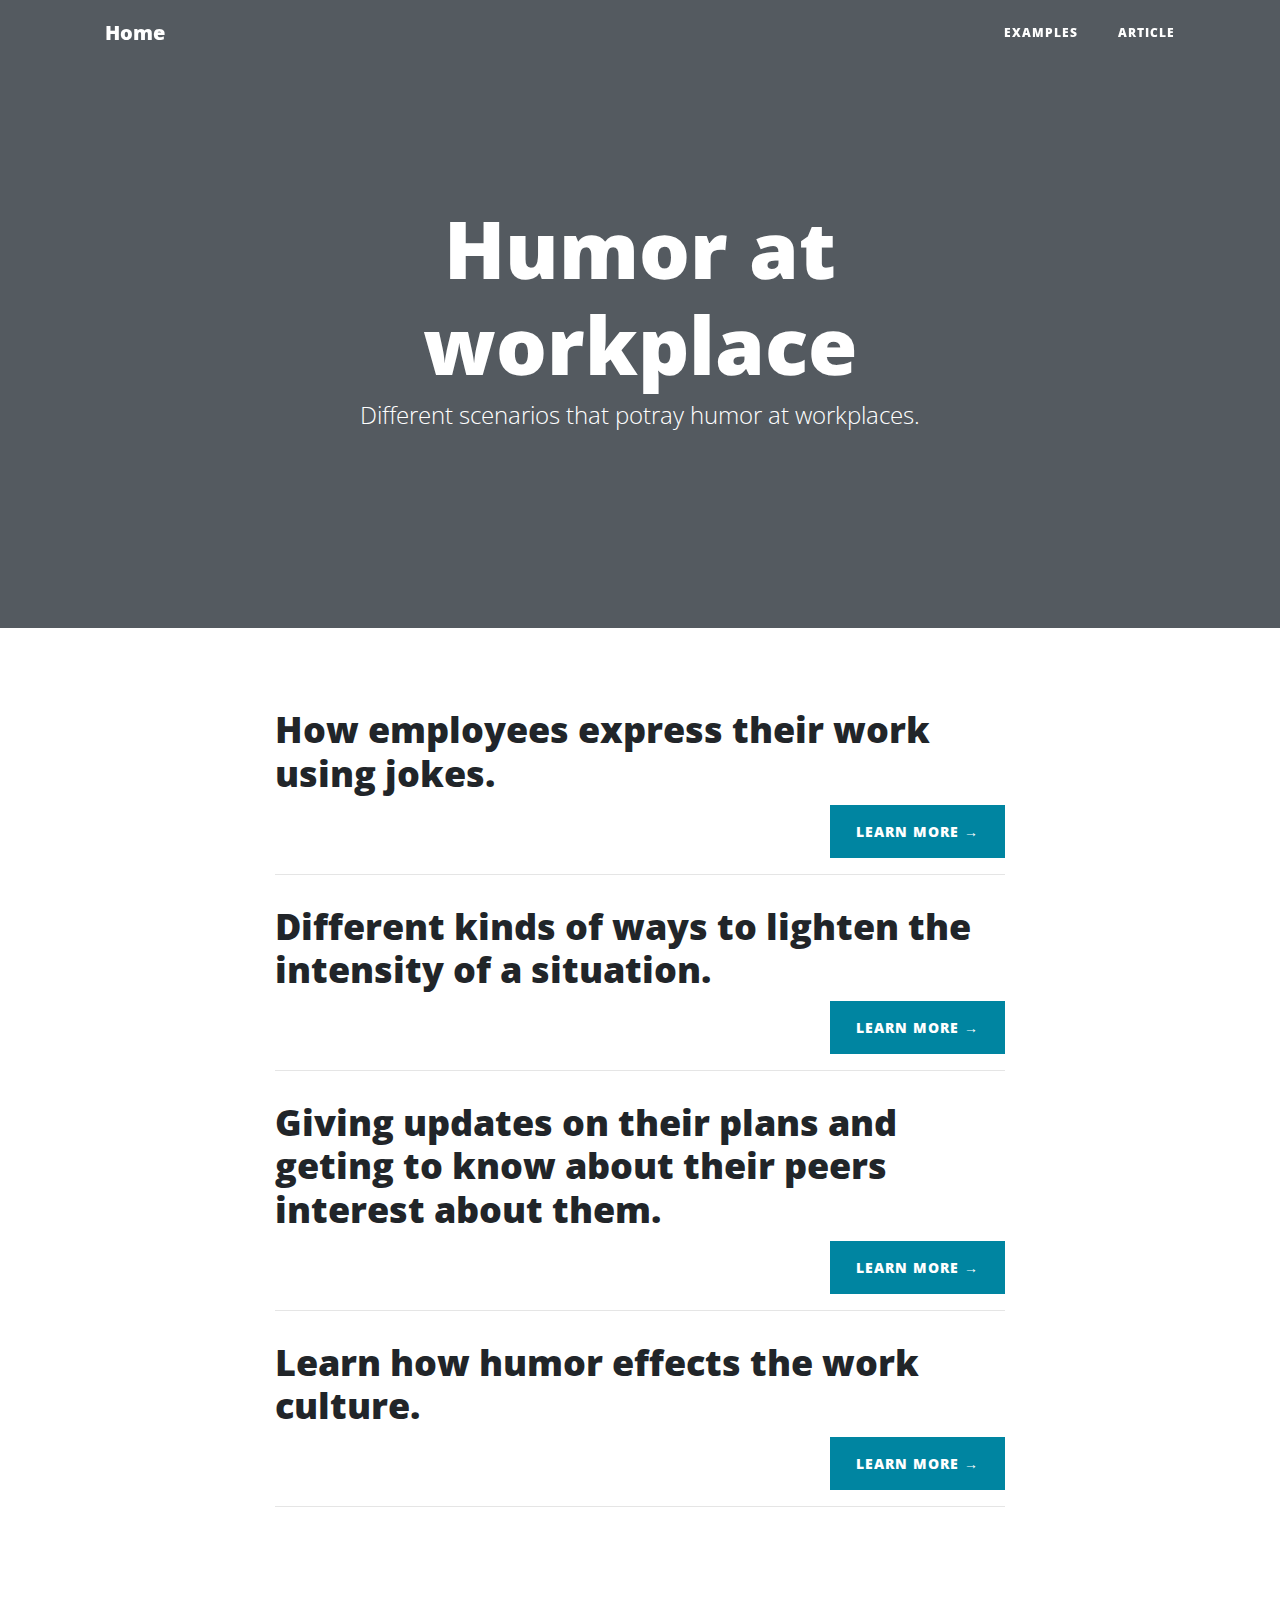
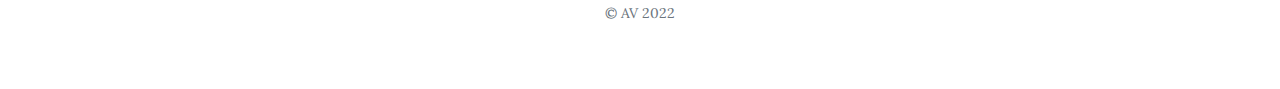
<file: index.html>
<!DOCTYPE html>
<html lang="en">
    <head>
        <meta charset="utf-8" />
        <meta name="viewport" content="width=device-width, initial-scale=1, shrink-to-fit=no" />
        <meta name="description" content="" />
        <meta name="author" content="" />
        <title>Humor at workplace</title>

		<!-- Bootstrap core CSS -->
		<link href="vendor/bootstrap/css/bootstrap.min.css" rel="stylesheet">

		<!-- Custom fonts for this template -->
		<link href="vendor/fontawesome-free/css/all.min.css" rel="stylesheet" type="text/css">
		<link href='https://fonts.googleapis.com/css?family=Lora:400,700,400italic,700italic' rel='stylesheet' type='text/css'>
		<link href='https://fonts.googleapis.com/css?family=Open+Sans:300italic,400italic,600italic,700italic,800italic,400,300,600,700,800' rel='stylesheet' type='text/css'>

		<!-- Custom styles for this template -->
		<link href="css/clean-blog.min.css" rel="stylesheet">
    </head>
  <body>
    <!-- Navigation-->
    <nav class="navbar navbar-expand-lg navbar-light fixed-top" id="mainNav">
      <div class="container">
  <a class="navbar-brand" href="index.html">Home</a>
  <button class="navbar-toggler navbar-toggler-right" type="button" data-toggle="collapse" data-target="#navbarResponsive" aria-controls="navbarResponsive" aria-expanded="false" aria-label="Toggle navigation">
    Menu
    <i class="fas fa-bars"></i>
  </button>
  <div class="collapse navbar-collapse" id="navbarResponsive">
    <ul class="navbar-nav ml-auto">
      <li class="nav-item">
        <a class="nav-link" href="#examples">Examples</a>
      </li>
      <li class="nav-item">
        <a class="nav-link" href="#post">Article</a>
      </li>
    </ul>
  </div>
</div>
</nav>

    <header class="masthead" style="background-image: url('https://images.unsplash.com/photo-1470092306007-055b6797ca72?ixlib=rb-1.2.1&auto=format&fit=crop&w=668&q=80')">
      <div class="overlay"></div>
      <div class="container">
        <div class="row">
          <div class="col-lg-8 col-md-10 mx-auto">
            <div class="site-heading">
              <h1>Humor at workplace</h1>
              <span class="subheading">Different scenarios that potray humor at workplaces.</span>
            </div>
          </div>
        </div>
      </div>
    </header>

    <div class="container">
      <div class="row">
        <div class="col-lg-8 col-md-10 mx-auto">
            <div class="post-preview">
              <a href="joke.html">
                <h2 id="examples" class="post-title">
                  How employees express their work using jokes.
                </h2>
              </a>
            </div>
            <div class="clearfix">
              <a class="btn btn-primary float-right" href="joke.html">LEARN MORE &rarr;</a>
            </div>
            <hr>
            <div class="post-preview">
              <a href="meme.html">
                <h2 class="post-title">
                  Different kinds of ways to lighten the intensity of a situation.
                </h2>
              </a>
            </div>
            <div class="clearfix">
              <a class="btn btn-primary float-right" href="meme.html">LEARN MORE &rarr;</a>
            </div>
            <hr>
            <div class="post-preview">
              <a href="anonymous.html">
                <h2 class="post-title">
                  Giving updates on their plans and geting to know about their peers interest about them.
                </h2>
              </a>
            </div>
            <div class="clearfix">
              <a class="btn btn-primary float-right" href="anonymous.html">LEARN MORE &rarr;</a>
            </div>
            <hr>
            <div class="post-preview">
              <a href="post.html">
                <h2 class="post-title">
                  Learn how humor effects the work culture.
                </h2>
              </a>
            </div>
          <div id="post" class="clearfix">
            <a class="btn btn-primary float-right" href="post.html">LEARN MORE &rarr;</a>
          </div>
          <hr>
        </div>
      </div>
    </div>

    <!-- Footer -->
      <footer>
        <div class="container">
          <div class="row">
            <div class="col-lg-8 col-md-10 mx-auto">
              <p class="copyright text-muted">&copy; AV 2022</p>
            </div>
          </div>
        </div>
      </footer>

      <!-- Bootstrap core JavaScript -->
      <script src="vendor/jquery/jquery.min.js"></script>
      <script src="vendor/bootstrap/js/bootstrap.bundle.min.js"></script>

      <!-- Custom scripts for this template -->
      <script src="js/clean-blog.min.js"></script>
  </body>
</html>
</file>
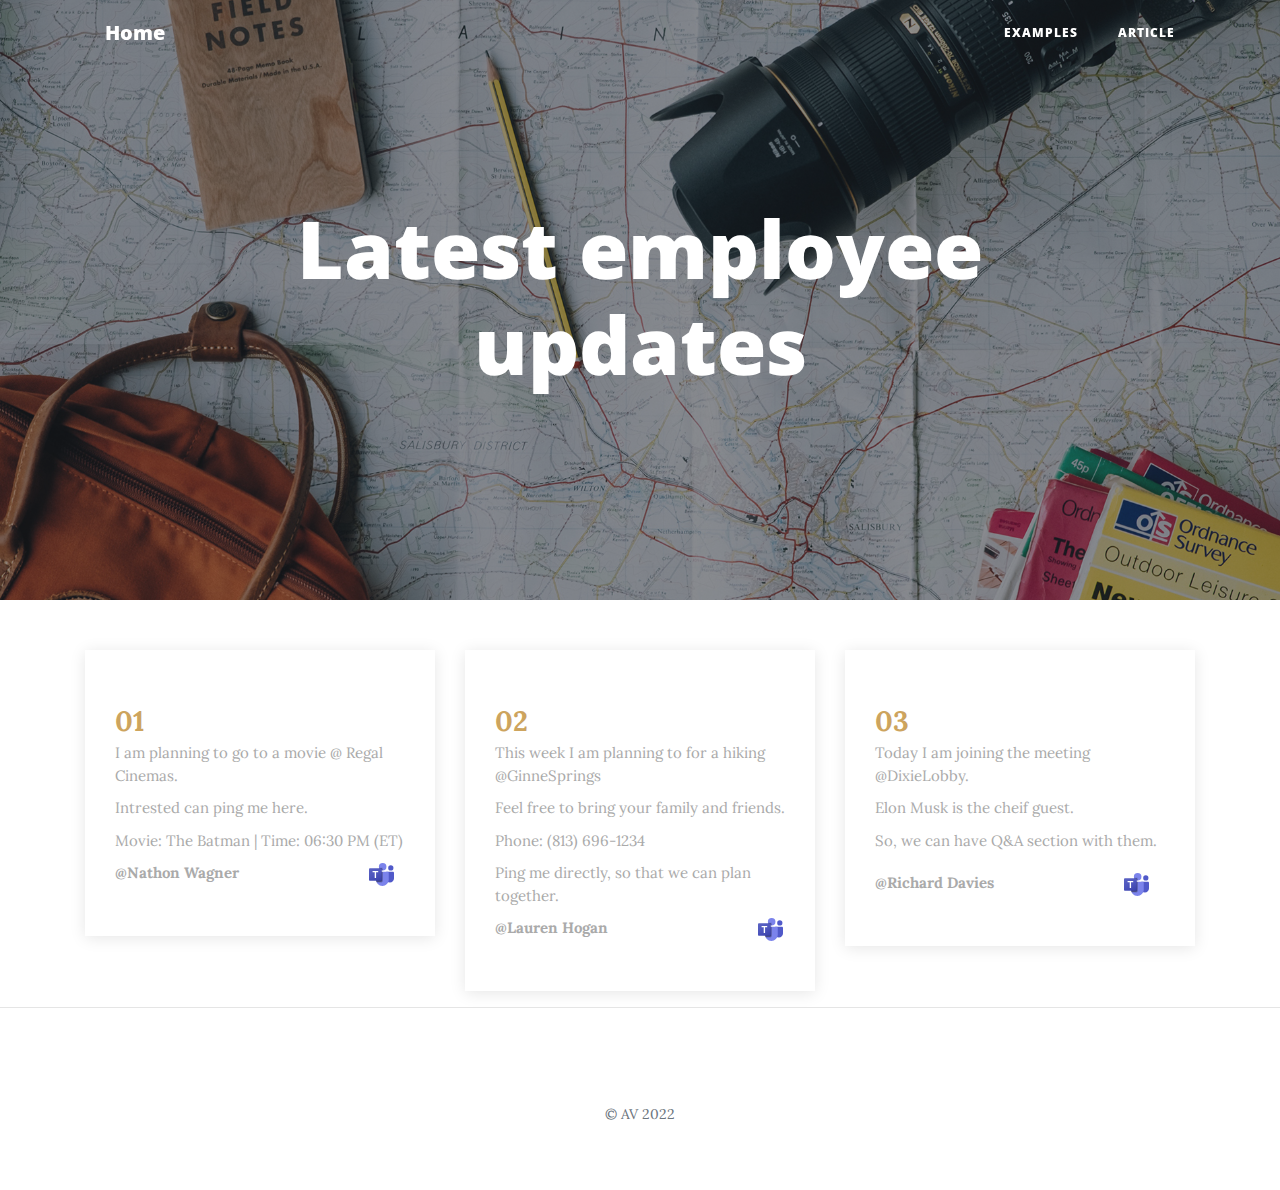
<file: anonymous.html>
<!DOCTYPE html>
<html lang="en">
    <head>
        <meta charset="utf-8" />
        <meta name="viewport" content="width=device-width, initial-scale=1, shrink-to-fit=no" />
        <meta name="description" content="" />
        <meta name="author" content="" />
        <title>Humor at workplace</title>
        <link rel="icon" type="image/x-icon" href="favicon.ico" />

    <!-- Bootstrap core CSS -->
    <link href="vendor/bootstrap/css/bootstrap.min.css" rel="stylesheet">

    <!-- Custom fonts for this template -->
    <link href="vendor/fontawesome-free/css/all.min.css" rel="stylesheet" type="text/css">
    <link href='https://fonts.googleapis.com/css?family=Lora:400,700,400italic,700italic' rel='stylesheet' type='text/css'>
    <link href='https://fonts.googleapis.com/css?family=Open+Sans:300italic,400italic,600italic,700italic,800italic,400,300,600,700,800' rel='stylesheet' type='text/css'>

    <!-- Custom styles for this template -->
    <link href="css/clean-blog.min.css" rel="stylesheet">
    <link href="css/style.css" rel="stylesheet">
    </head>
  <body>
    <!-- Navigation-->
    <nav class="navbar navbar-expand-lg navbar-light fixed-top" id="mainNav">
      <div class="container">
  <a class="navbar-brand" href="index.html">Home</a>
  <button class="navbar-toggler navbar-toggler-right" type="button" data-toggle="collapse" data-target="#navbarResponsive" aria-controls="navbarResponsive" aria-expanded="false" aria-label="Toggle navigation">
    Menu
    <i class="fas fa-bars"></i>
  </button>
  <div class="collapse navbar-collapse" id="navbarResponsive">
    <ul class="navbar-nav ml-auto">
      <li class="nav-item">
        <a class="nav-link" href="index.html#examples">Examples</a>
      </li>
      <li class="nav-item">
        <a class="nav-link" href="index.html#post">Article</a>
      </li>
    </ul>
  </div>
</div>
</nav>

<header class="masthead" style="background-image: url('img/about-bg.jpg')">
  <div class="overlay"></div>
  <div class="container">
    <div class="row">
      <div class="col-lg-8 col-md-10 mx-auto">
        <div class="page-heading">
          <h1>Latest employee updates</h1>
        </div>
      </div>
    </div>
  </div>
</header>

<!-- <div class="container">
  <div class="row">
    <div class="col-lg-8 col-md-10 mx-auto">
      <p>.
      </p>
      <div class="col-lg-4"> -->
        <section id="why-us" class="why-us">
              <div class="container" data-aos="fade-up">
                <div class="row">
                  <div class="col-lg-4">
                    <div class="box" data-aos="zoom-in" data-aos-delay="100">
                      <span>01</span>
                      <p style="padding-bottom: 10px">I am planning to go to a movie @ Regal Cinemas.</p>
                      <p style="padding-bottom: 10px">Intrested can ping me here.</p>
                      <p style="padding-bottom: 10px">Movie: The Batman | Time: 06:30 PM (ET)</p>
                      <p><strong style="padding-right: 130px">@Nathon Wagner</strong><img style="width: 25px" src="img/teams.svg" alt="teams"></p>
                    </div>
                  </div>

                  <div class="col-lg-4 mt-4 mt-lg-0">
                    <div class="box" data-aos="zoom-in" data-aos-delay="200">
                      <span>02</span>
                      <p style="padding-bottom: 10px">This week I am planning to for a hiking @GinneSprings</p>
                      <p style="padding-bottom: 10px">Feel free to bring your family and friends.</p>
                      <p style="padding-bottom: 10px">Phone: (813) 696-1234</p>
                      <p style="padding-bottom: 10px">Ping me directly, so that we can plan together.</p>
                      <p><strong style="padding-right: 150px">@Lauren Hogan</strong><img style="width: 25px" src="img/teams.svg" alt="teams"></p>
                    </div>
                  </div>

                  <div class="col-lg-4 mt-4 mt-lg-0">
                    <div class="box" data-aos="zoom-in" data-aos-delay="300">
                      <span>03</span>
                      <p style="padding-bottom: 10px">Today I am joining the meeting @DixieLobby.</p>
                      <p style="padding-bottom: 10px">Elon Musk is the cheif guest.</p>
                      <p style="padding-bottom: 20px">So, we can have Q&A section with them.</p>
                      <p><strong style="padding-right: 130px">@Richard Davies</strong><img style="width: 25px" src="img/teams.svg" alt="teams"></p>
                    </div>
                  </div>

                </div>

              </div>
            </section><!-- End Why Us Section -->
<!-- </div>
    </div>
  </div>
</div> -->

<hr>

    <!-- Footer -->
      <footer>
        <div class="container">
          <div class="row">
            <div class="col-lg-8 col-md-10 mx-auto">
              <p class="copyright text-muted">&copy; AV 2022</p>
            </div>
          </div>
        </div>
      </footer>

      <!-- Bootstrap core JavaScript -->
      <script src="vendor/jquery/jquery.min.js"></script>
      <script src="vendor/bootstrap/js/bootstrap.bundle.min.js"></script>

      <!-- Custom scripts for this template -->
      <script src="js/clean-blog.min.js"></script>
  </body>
</html>
</file>
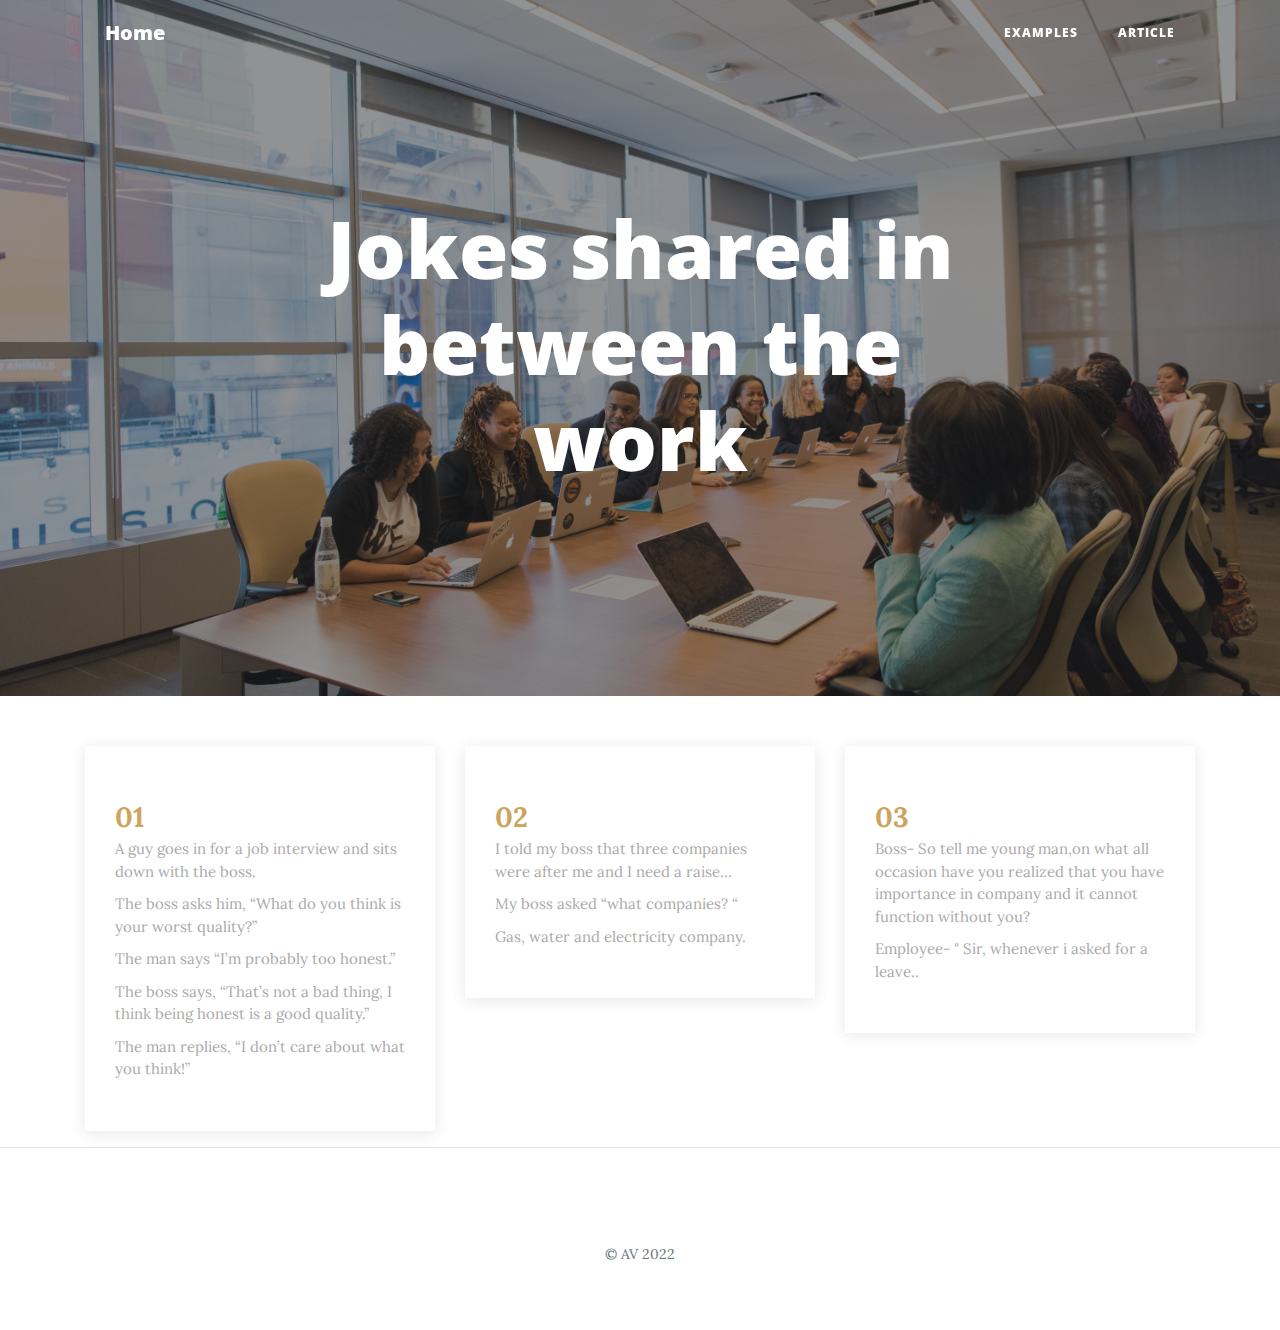
<file: joke.html>
<!DOCTYPE html>
  <html lang="en">
      <head>
          <meta charset="utf-8" />
          <meta name="viewport" content="width=device-width, initial-scale=1, shrink-to-fit=no" />
          <meta name="description" content="" />
          <meta name="author" content="" />
          <title>Humor at workplace</title>
          <link rel="icon" type="image/x-icon" href="favicon.ico" />

  		<!-- Bootstrap core CSS -->
  		<link href="vendor/bootstrap/css/bootstrap.min.css" rel="stylesheet">

  		<!-- Custom fonts for this template -->
  		<link href="vendor/fontawesome-free/css/all.min.css" rel="stylesheet" type="text/css">
  		<link href='https://fonts.googleapis.com/css?family=Lora:400,700,400italic,700italic' rel='stylesheet' type='text/css'>
  		<link href='https://fonts.googleapis.com/css?family=Open+Sans:300italic,400italic,600italic,700italic,800italic,400,300,600,700,800' rel='stylesheet' type='text/css'>

  		<!-- Custom styles for this template -->
  		<link href="css/clean-blog.min.css" rel="stylesheet">
      <link href="css/style.css" rel="stylesheet">
      </head>
    <body>
      <!-- Navigation-->
      <nav class="navbar navbar-expand-lg navbar-light fixed-top" id="mainNav">
        <div class="container">
    <a class="navbar-brand" href="index.html">Home</a>
    <button class="navbar-toggler navbar-toggler-right" type="button" data-toggle="collapse" data-target="#navbarResponsive" aria-controls="navbarResponsive" aria-expanded="false" aria-label="Toggle navigation">
      Menu
      <i class="fas fa-bars"></i>
    </button>
    <div class="collapse navbar-collapse" id="navbarResponsive">
      <ul class="navbar-nav ml-auto">
        <li class="nav-item">
          <a class="nav-link" href="index.html#examples">Examples</a>
        </li>
        <li class="nav-item">
          <a class="nav-link" href="index.html#post">Article</a>
        </li>
      </ul>
    </div>
  </div>
  </nav>

  <header class="masthead" style="background-image: url('img/joke.jpg')">
    <div class="overlay"></div>
    <div class="container">
      <div class="row">
        <div class="col-lg-8 col-md-10 mx-auto">
          <div class="page-heading">
            <h1>Jokes shared in between the work</h1>
          </div>
        </div>
      </div>
    </div>
  </header>

  <!-- <div class="container">
    <div class="row">
      <div class="col-lg-8 col-md-10 mx-auto">
        <p>.
        </p>
        <div class="col-lg-4"> -->
          <section id="why-us" class="why-us">
                <div class="container" data-aos="fade-up">
                  <div class="row">
                    <div class="col-lg-4">
                      <div class="box" data-aos="zoom-in" data-aos-delay="100">
                        <span>01</span>
                        <p style="padding-bottom: 10px">A guy goes in for a job interview and sits down with the boss.</p>
                        <p style="padding-bottom: 10px">The boss asks him, “What do you think is your worst quality?”</p>
                        <p style="padding-bottom: 10px">The man says “I’m probably too honest.”</p>
                        <p style="padding-bottom: 10px">The boss says, “That’s not a bad thing, I think being honest is a good quality.”</p>
                        <p>The man replies, “I don’t care about what you think!”</p>
                      </div>
                    </div>

                    <div class="col-lg-4 mt-4 mt-lg-0">
                      <div class="box" data-aos="zoom-in" data-aos-delay="200">
                        <span>02</span>
                        <p style="padding-bottom: 10px">I told my boss that three companies were after me and I need a raise…</p>
                        <p style="padding-bottom: 10px">My boss asked “what companies? “</p>
                        <p>Gas, water and electricity company.</p>
                      </div>
                    </div>

                    <div class="col-lg-4 mt-4 mt-lg-0">
                      <div class="box" data-aos="zoom-in" data-aos-delay="300">
                        <span>03</span>
                        <p style="padding-bottom: 10px">Boss- So tell me young man,on what all occasion have you realized that you have importance in company and it cannot function without you?</p>
                        <p>Employee- " Sir, whenever i asked for a leave..</p>
                      </div>
                    </div>

                  </div>

                </div>
              </section><!-- End Why Us Section -->
<!-- </div>
      </div>
    </div>
  </div> -->

  <hr>

      <!-- Footer -->
        <footer>
          <div class="container">
            <div class="row">
              <div class="col-lg-8 col-md-10 mx-auto">
                <p class="copyright text-muted">&copy; AV 2022</p>
              </div>
            </div>
          </div>
        </footer>

        <!-- Bootstrap core JavaScript -->
        <script src="vendor/jquery/jquery.min.js"></script>
        <script src="vendor/bootstrap/js/bootstrap.bundle.min.js"></script>

        <!-- Custom scripts for this template -->
        <script src="js/clean-blog.min.js"></script>
    </body>
  </html>
</file>
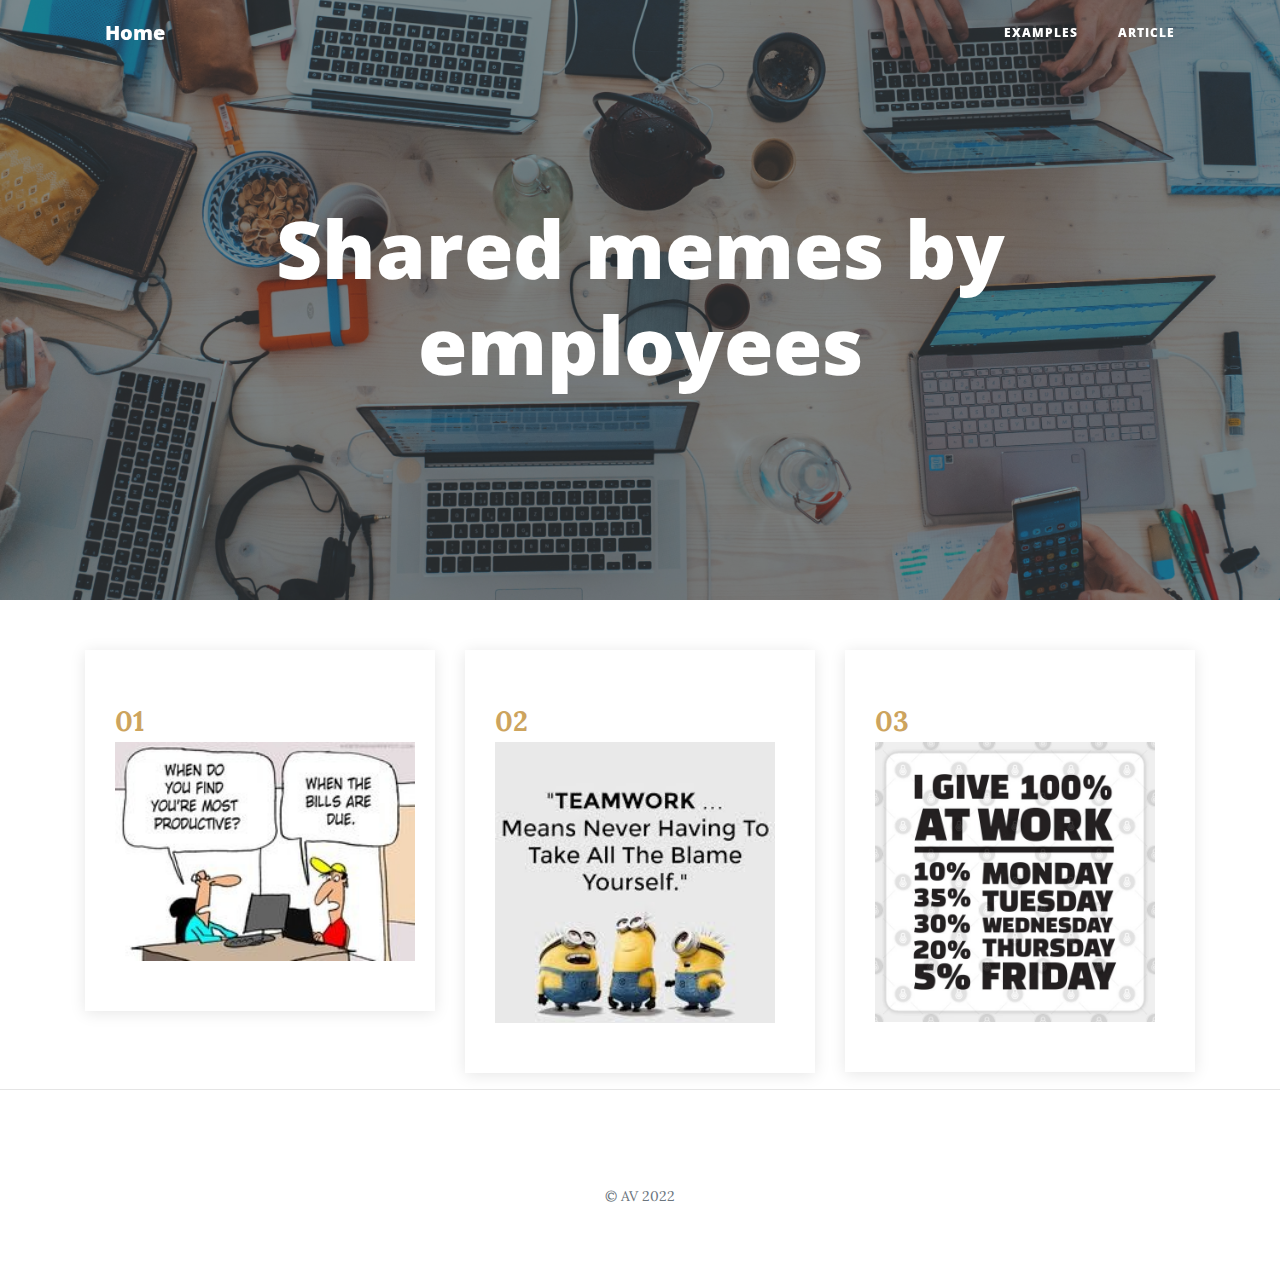
<file: meme.html>
<!DOCTYPE html>
  <html lang="en">
      <head>
          <meta charset="utf-8" />
          <meta name="viewport" content="width=device-width, initial-scale=1, shrink-to-fit=no" />
          <meta name="description" content="" />
          <meta name="author" content="" />
          <title>Humor at workplace</title>
          <link rel="icon" type="image/x-icon" href="favicon.ico" />

  		<!-- Bootstrap core CSS -->
  		<link href="vendor/bootstrap/css/bootstrap.min.css" rel="stylesheet">

  		<!-- Custom fonts for this template -->
  		<link href="vendor/fontawesome-free/css/all.min.css" rel="stylesheet" type="text/css">
  		<link href='https://fonts.googleapis.com/css?family=Lora:400,700,400italic,700italic' rel='stylesheet' type='text/css'>
  		<link href='https://fonts.googleapis.com/css?family=Open+Sans:300italic,400italic,600italic,700italic,800italic,400,300,600,700,800' rel='stylesheet' type='text/css'>

  		<!-- Custom styles for this template -->
  		<link href="css/clean-blog.min.css" rel="stylesheet">
      <link href="css/style.css" rel="stylesheet">
      </head>
    <body>
      <!-- Navigation-->
      <nav class="navbar navbar-expand-lg navbar-light fixed-top" id="mainNav">
        <div class="container">
    <a class="navbar-brand" href="index.html">Home</a>
    <button class="navbar-toggler navbar-toggler-right" type="button" data-toggle="collapse" data-target="#navbarResponsive" aria-controls="navbarResponsive" aria-expanded="false" aria-label="Toggle navigation">
      Menu
      <i class="fas fa-bars"></i>
    </button>
    <div class="collapse navbar-collapse" id="navbarResponsive">
      <ul class="navbar-nav ml-auto">
        <li class="nav-item">
          <a class="nav-link" href="index.html#examples">Examples</a>
        </li>
        <li class="nav-item">
          <a class="nav-link" href="index.html#post">Article</a>
        </li>
      </ul>
    </div>
  </div>
  </nav>

  <header class="masthead" style="background-image: url('img/meme.jpg')">
    <div class="overlay"></div>
    <div class="container">
      <div class="row">
        <div class="col-lg-8 col-md-10 mx-auto">
          <div class="page-heading">
            <h1>Shared memes by employees</h1>
          </div>
        </div>
      </div>
    </div>
  </header>

  <!-- <div class="container">
    <div class="row">
      <div class="col-lg-8 col-md-10 mx-auto">
        <p>.
        </p>
        <div class="col-lg-4"> -->
          <section id="why-us" class="why-us">
                <div class="container" data-aos="fade-up">
                  <div class="row">
                    <div class="col-lg-4">
                      <div class="box" data-aos="zoom-in" data-aos-delay="100">
                        <span>01</span>
                        <img style="width: 300px" src="img\meme1.jpeg" alt="my-img1">
                      </div>
                    </div>

                    <div class="col-lg-4 mt-4 mt-lg-0">
                      <div class="box" data-aos="zoom-in" data-aos-delay="200">
                        <span>02</span>
                        <img style="width: 280px" src="img\meme2.jpeg" alt="my-img2">
                      </div>
                    </div>

                    <div class="col-lg-4 mt-4 mt-lg-0">
                      <div class="box" data-aos="zoom-in" data-aos-delay="300">
                        <span>03</span>
                        <img style="width: 280px" src="img\meme3.jpeg" alt="my-img3">
                      </div>
                    </div>

                  </div>

                </div>
              </section><!-- End Why Us Section -->
<!-- </div>
      </div>
    </div>
  </div> -->

  <hr>

      <!-- Footer -->
        <footer>
          <div class="container">
            <div class="row">
              <div class="col-lg-8 col-md-10 mx-auto">
                <p class="copyright text-muted">&copy; AV 2022</p>
              </div>
            </div>
          </div>
        </footer>

        <!-- Bootstrap core JavaScript -->
        <script src="vendor/jquery/jquery.min.js"></script>
        <script src="vendor/bootstrap/js/bootstrap.bundle.min.js"></script>

        <!-- Custom scripts for this template -->
        <script src="js/clean-blog.min.js"></script>
    </body>
  </html>
</file>
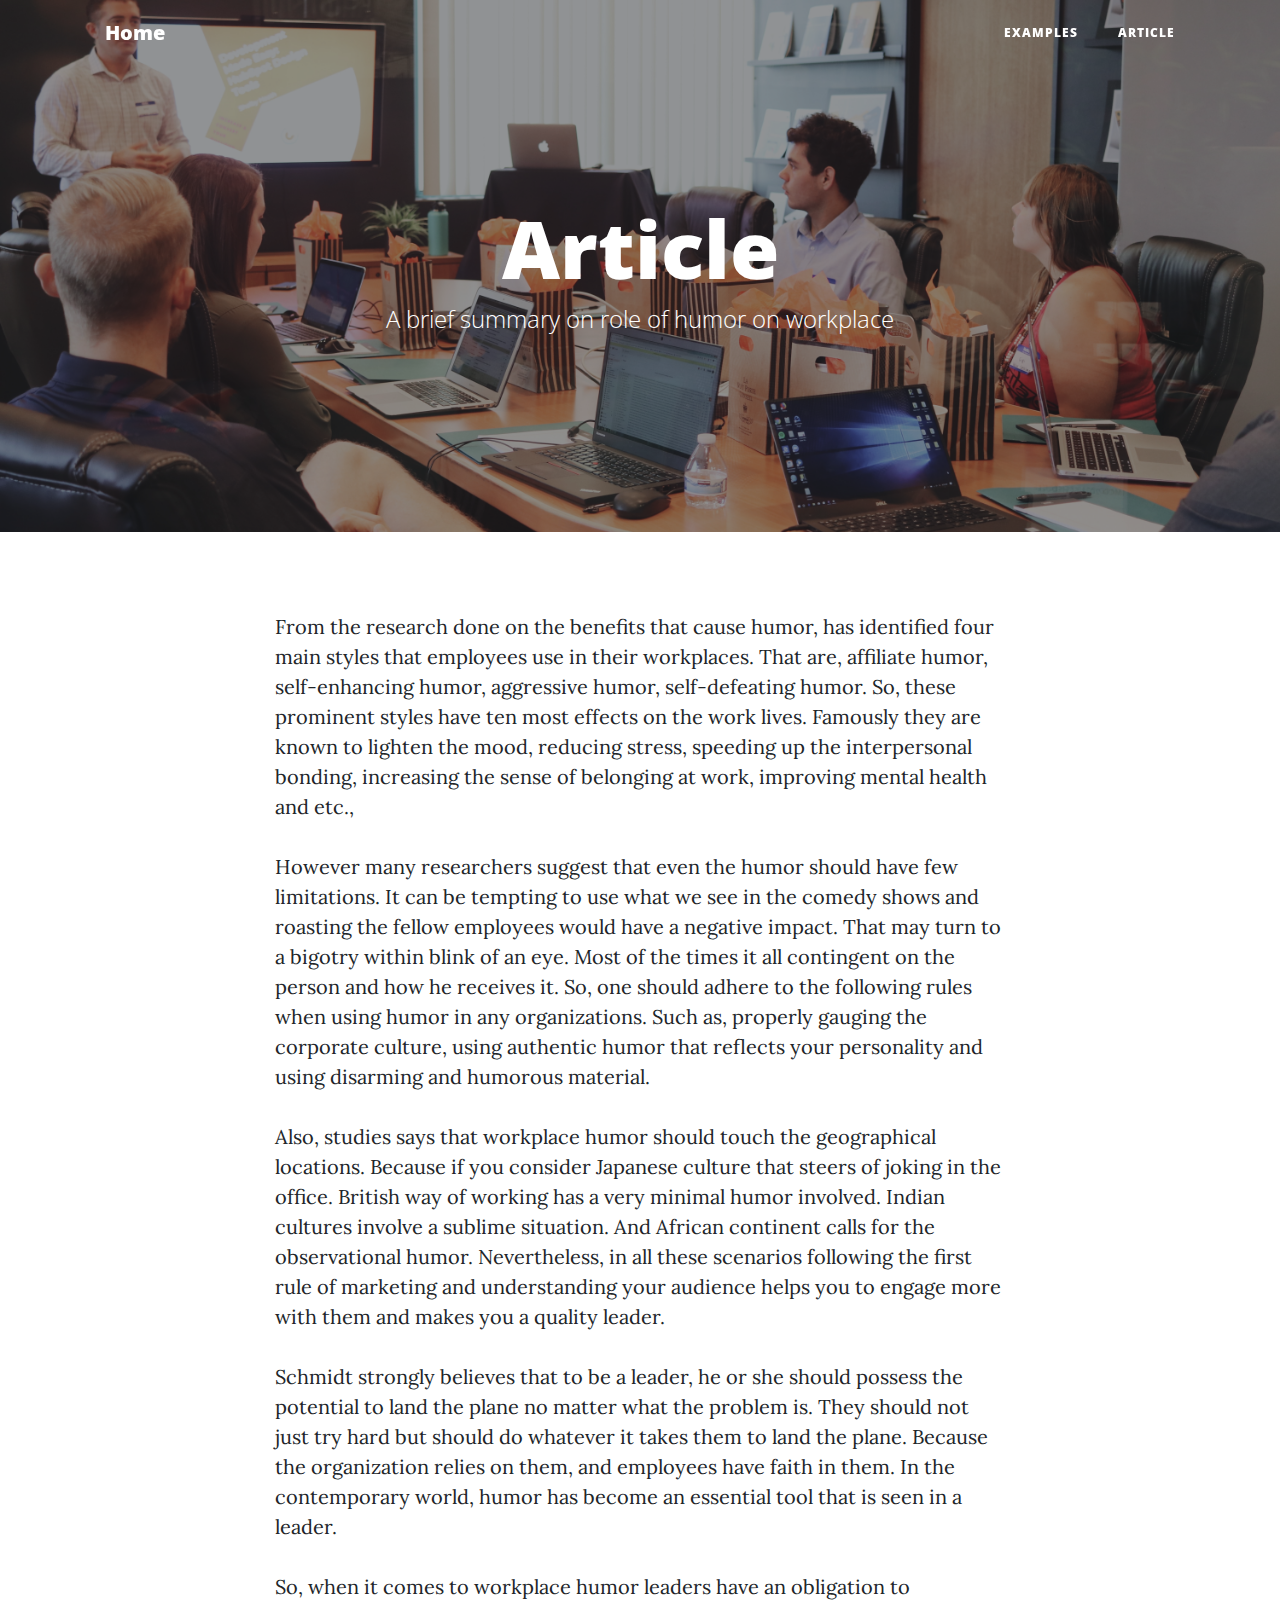
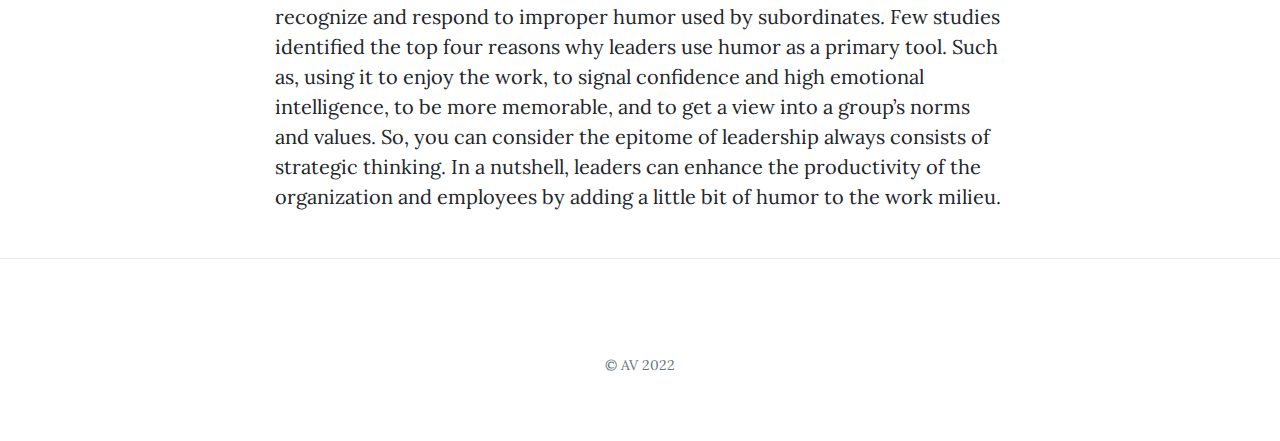
<file: post.html>
<!DOCTYPE html>
  <html lang="en">
      <head>
          <meta charset="utf-8" />
          <meta name="viewport" content="width=device-width, initial-scale=1, shrink-to-fit=no" />
          <meta name="description" content="" />
          <meta name="author" content="" />
          <title>Humor at workplace</title>
          <link rel="icon" type="image/x-icon" href="favicon.ico" />

  		<!-- Bootstrap core CSS -->
  		<link href="vendor/bootstrap/css/bootstrap.min.css" rel="stylesheet">

  		<!-- Custom fonts for this template -->
  		<link href="vendor/fontawesome-free/css/all.min.css" rel="stylesheet" type="text/css">
  		<link href='https://fonts.googleapis.com/css?family=Lora:400,700,400italic,700italic' rel='stylesheet' type='text/css'>
  		<link href='https://fonts.googleapis.com/css?family=Open+Sans:300italic,400italic,600italic,700italic,800italic,400,300,600,700,800' rel='stylesheet' type='text/css'>

  		<!-- Custom styles for this template -->
  		<link href="css/clean-blog.min.css" rel="stylesheet">
      </head>
    <body>
      <!-- Navigation-->
      <nav class="navbar navbar-expand-lg navbar-light fixed-top" id="mainNav">
        <div class="container">
    <a class="navbar-brand" href="index.html">Home</a>
    <button class="navbar-toggler navbar-toggler-right" type="button" data-toggle="collapse" data-target="#navbarResponsive" aria-controls="navbarResponsive" aria-expanded="false" aria-label="Toggle navigation">
      Menu
      <i class="fas fa-bars"></i>
    </button>
    <div class="collapse navbar-collapse" id="navbarResponsive">
      <ul class="navbar-nav ml-auto">
        <li class="nav-item">
          <a class="nav-link" href="index.html#examples">Examples</a>
        </li>
        <li class="nav-item">
          <a class="nav-link" href="index.html#post">Article</a>
        </li>
      </ul>
    </div>
  </div>
  </nav>

  <header class="masthead" style="background-image: url('img/post.jpg')">
    <div class="overlay"></div>
    <div class="container">
      <div class="row">
        <div class="col-lg-8 col-md-10 mx-auto">
          <div class="page-heading">
            <h1>Article</h1>
            <span class="subheading">A brief summary on role of humor on workplace</span>
          </div>
        </div>
      </div>
    </div>
  </header>

  <div class="container">
    <div class="row">
      <div class="col-lg-8 col-md-10 mx-auto">
        <p>
          From the research done on the benefits that cause humor, has identified four main styles that employees use in their workplaces. That are, affiliate humor, self-enhancing humor, aggressive humor, self-defeating humor. So, these prominent styles have ten most effects on the work lives. Famously they are known to lighten the mood, reducing stress, speeding up the interpersonal bonding, increasing the sense of belonging at work, improving mental health and etc.,
        </p>
        <p>
           However many researchers suggest that even the humor should have few limitations. It can be tempting to use what we see in the comedy shows and roasting the fellow employees would have a negative impact. That may turn to a bigotry within blink of an eye. Most of the times it all contingent on the person and how he receives it. So, one should adhere to the following rules when using humor in any organizations. Such as, properly gauging the corporate culture, using authentic humor that reflects your personality and using disarming and humorous material.
         </p>
         <p>
           Also, studies says that workplace humor should touch the geographical locations. Because if you consider Japanese culture that steers of joking in the office. British way of working has a very minimal humor involved. Indian cultures involve a sublime situation. And African continent calls for the observational humor. Nevertheless, in all these scenarios following the first rule of marketing and understanding your audience helps you to engage more with them and makes you a quality leader.
        </p>

        <p>
          Schmidt strongly believes that to be a leader, he or she should possess the potential to land the plane no matter what the problem is. They should not just try hard but should do whatever it takes them to land the plane. Because the organization relies on them, and employees have faith in them. In the contemporary world, humor has become an essential tool that is seen in a leader.
        </p>
        <p>
          So, when it comes to workplace humor leaders have an obligation to recognize and respond to improper humor used by subordinates. Few studies identified the top four reasons why leaders use humor as a primary tool. Such as, using it to enjoy the work, to signal confidence and high emotional intelligence, to be more memorable, and to get a view into a group’s norms and values. So, you can consider the epitome of leadership always consists of strategic thinking. In a nutshell, leaders can enhance the productivity of the organization and employees by adding a little bit of humor to the work milieu.
        </p>
      </div>
    </div>
  </div>

  <hr>

      <!-- Footer -->
        <footer>
          <div class="container">
            <div class="row">
              <div class="col-lg-8 col-md-10 mx-auto">
                <p class="copyright text-muted">&copy; AV 2022</p>
              </div>
            </div>
          </div>
        </footer>

        <!-- Bootstrap core JavaScript -->
        <script src="vendor/jquery/jquery.min.js"></script>
        <script src="vendor/bootstrap/js/bootstrap.bundle.min.js"></script>

        <!-- Custom scripts for this template -->
        <script src="js/clean-blog.min.js"></script>
    </body>
  </html>
</file>
<file: css/style.css>
.why-us .box {
  padding: 50px 30px;
  box-shadow: 0px 2px 15px rgba(0, 0, 0, 0.1);
  transition: all ease-in-out 0.3s;
  background: #fff;
}
.why-us .box span {
  display: block;
  font-size: 28px;
  font-weight: 700;
  color: #cda45e;
}
.why-us .box h4 {
  font-size: 24px;
  font-weight: 600;
  padding: 0;
  margin: 20px 0;
  color: rgba(255, 255, 255, 0.8);
}
.why-us .box p {
  color: #aaaaaa;
  font-size: 15px;
  margin: 0;
  padding: 0;
}
.why-us .box:hover {
  background: #0085A1;
  padding: 30px 30px 70px 30px;
  box-shadow: 10px 15px 30px rgba(0, 0, 0, 0.18);
}
.why-us .box:hover span, .why-us .box:hover h4, .why-us .box:hover p {
  color: #fff;
}
</file>
<file: css/clean-blog.min.css>
/*!
 * Start Bootstrap - Clean Blog v5.0.9 (https://startbootstrap.com/themes/clean-blog)
 * Copyright 2013-2020 Start Bootstrap
 * Licensed under MIT (https://github.com/StartBootstrap/startbootstrap-clean-blog/blob/master/LICENSE)
 */body{font-size:20px;color:#212529;font-family:Lora,'Times New Roman',serif}p{line-height:1.5;margin:30px 0}p a{text-decoration:underline}h1,h2,h3,h4,h5,h6{font-weight:800;font-family:'Open Sans','Helvetica Neue',Helvetica,Arial,sans-serif}a{color:#212529;transition:all .2s}a:focus,a:hover{color:#0085a1}blockquote{font-style:italic;color:#868e96}.section-heading{font-size:36px;font-weight:700;margin-top:60px}.caption{font-size:14px;font-style:italic;display:block;margin:0;padding:10px;text-align:center;border-bottom-right-radius:5px;border-bottom-left-radius:5px}::-moz-selection{color:#fff;background:#0085a1;text-shadow:none}::selection{color:#fff;background:#0085a1;text-shadow:none}img::-moz-selection{color:#fff;background:0 0}img::selection{color:#fff;background:0 0}img::-moz-selection{color:#fff;background:0 0}#mainNav{position:absolute;border-bottom:1px solid #e9ecef;background-color:#fff;font-family:'Open Sans','Helvetica Neue',Helvetica,Arial,sans-serif}#mainNav .navbar-brand{font-weight:800;color:#343a40}#mainNav .navbar-toggler{font-size:12px;font-weight:800;padding:13px;text-transform:uppercase;color:#343a40}#mainNav .navbar-nav>li.nav-item>a{font-size:12px;font-weight:800;letter-spacing:1px;text-transform:uppercase}@media only screen and (min-width:992px){#mainNav{border-bottom:1px solid transparent;background:0 0}#mainNav .navbar-brand{padding:10px 20px;color:#fff}#mainNav .navbar-brand:focus,#mainNav .navbar-brand:hover{color:rgba(255,255,255,.8)}#mainNav .navbar-nav>li.nav-item>a{padding:10px 20px;color:#fff}#mainNav .navbar-nav>li.nav-item>a:focus,#mainNav .navbar-nav>li.nav-item>a:hover{color:rgba(255,255,255,.8)}}@media only screen and (min-width:992px){#mainNav{transition:background-color .2s;transform:translate3d(0,0,0);-webkit-backface-visibility:hidden}#mainNav.is-fixed{position:fixed;top:-67px;transition:transform .2s;border-bottom:1px solid #fff;background-color:rgba(255,255,255,.9)}#mainNav.is-fixed .navbar-brand{color:#212529}#mainNav.is-fixed .navbar-brand:focus,#mainNav.is-fixed .navbar-brand:hover{color:#0085a1}#mainNav.is-fixed .navbar-nav>li.nav-item>a{color:#212529}#mainNav.is-fixed .navbar-nav>li.nav-item>a:focus,#mainNav.is-fixed .navbar-nav>li.nav-item>a:hover{color:#0085a1}#mainNav.is-visible{transform:translate3d(0,100%,0)}}header.masthead{margin-bottom:50px;background:no-repeat center center;background-color:#868e96;background-attachment:scroll;position:relative;background-size:cover}header.masthead .overlay{position:absolute;top:0;left:0;height:100%;width:100%;background-color:#212529;opacity:.5}header.masthead .page-heading,header.masthead .post-heading,header.masthead .site-heading{padding:200px 0 150px;color:#fff}@media only screen and (min-width:768px){header.masthead .page-heading,header.masthead .post-heading,header.masthead .site-heading{padding:200px 0}}header.masthead .page-heading,header.masthead .site-heading{text-align:center}header.masthead .page-heading h1,header.masthead .site-heading h1{font-size:50px;margin-top:0}header.masthead .page-heading .subheading,header.masthead .site-heading .subheading{font-size:24px;font-weight:300;line-height:1.1;display:block;margin:10px 0 0;font-family:'Open Sans','Helvetica Neue',Helvetica,Arial,sans-serif}@media only screen and (min-width:768px){header.masthead .page-heading h1,header.masthead .site-heading h1{font-size:80px}}header.masthead .post-heading h1{font-size:35px}header.masthead .post-heading .meta,header.masthead .post-heading .subheading{line-height:1.1;display:block}header.masthead .post-heading .subheading{font-size:24px;font-weight:600;margin:10px 0 30px;font-family:'Open Sans','Helvetica Neue',Helvetica,Arial,sans-serif}header.masthead .post-heading .meta{font-size:20px;font-weight:300;font-style:italic;font-family:Lora,'Times New Roman',serif}header.masthead .post-heading .meta a{color:#fff}@media only screen and (min-width:768px){header.masthead .post-heading h1{font-size:55px}header.masthead .post-heading .subheading{font-size:30px}}.post-preview>a{color:#212529}.post-preview>a:focus,.post-preview>a:hover{text-decoration:none;color:#0085a1}.post-preview>a>.post-title{font-size:30px;margin-top:30px;margin-bottom:10px}.post-preview>a>.post-subtitle{font-weight:300;margin:0 0 10px}.post-preview>.post-meta{font-size:18px;font-style:italic;margin-top:0;color:#868e96}.post-preview>.post-meta>a{text-decoration:none;color:#212529}.post-preview>.post-meta>a:focus,.post-preview>.post-meta>a:hover{text-decoration:underline;color:#0085a1}@media only screen and (min-width:768px){.post-preview>a>.post-title{font-size:36px}}.floating-label-form-group{font-size:14px;position:relative;margin-bottom:0;padding-bottom:.5em;border-bottom:1px solid #dee2e6}.floating-label-form-group input,.floating-label-form-group textarea{font-size:1.5em;position:relative;z-index:1;padding:0;resize:none;border:none;border-radius:0;background:0 0;box-shadow:none!important;font-family:Lora,'Times New Roman',serif}.floating-label-form-group input::-webkit-input-placeholder,.floating-label-form-group textarea::-webkit-input-placeholder{color:#868e96;font-family:Lora,'Times New Roman',serif}.floating-label-form-group label{font-size:.85em;line-height:1.764705882em;position:relative;z-index:0;top:2em;display:block;margin:0;transition:top .3s ease,opacity .3s ease;opacity:0}.floating-label-form-group .help-block{margin:15px 0}.floating-label-form-group-with-value label{top:0;opacity:1}.floating-label-form-group-with-focus label{color:#0085a1}form .form-group:first-child .floating-label-form-group{border-top:1px solid #dee2e6}footer{padding:50px 0 65px}footer .list-inline{margin:0;padding:0}footer .copyright{font-size:14px;margin-bottom:0;text-align:center}.btn{font-size:14px;font-weight:800;padding:15px 25px;letter-spacing:1px;text-transform:uppercase;border-radius:0;font-family:'Open Sans','Helvetica Neue',Helvetica,Arial,sans-serif}.btn-primary{background-color:#0085a1;border-color:#0085a1}.btn-primary:active,.btn-primary:focus,.btn-primary:hover{color:#fff;background-color:#00657b!important;border-color:#00657b!important}.btn-lg{font-size:16px;padding:25px 35px}
</file>
